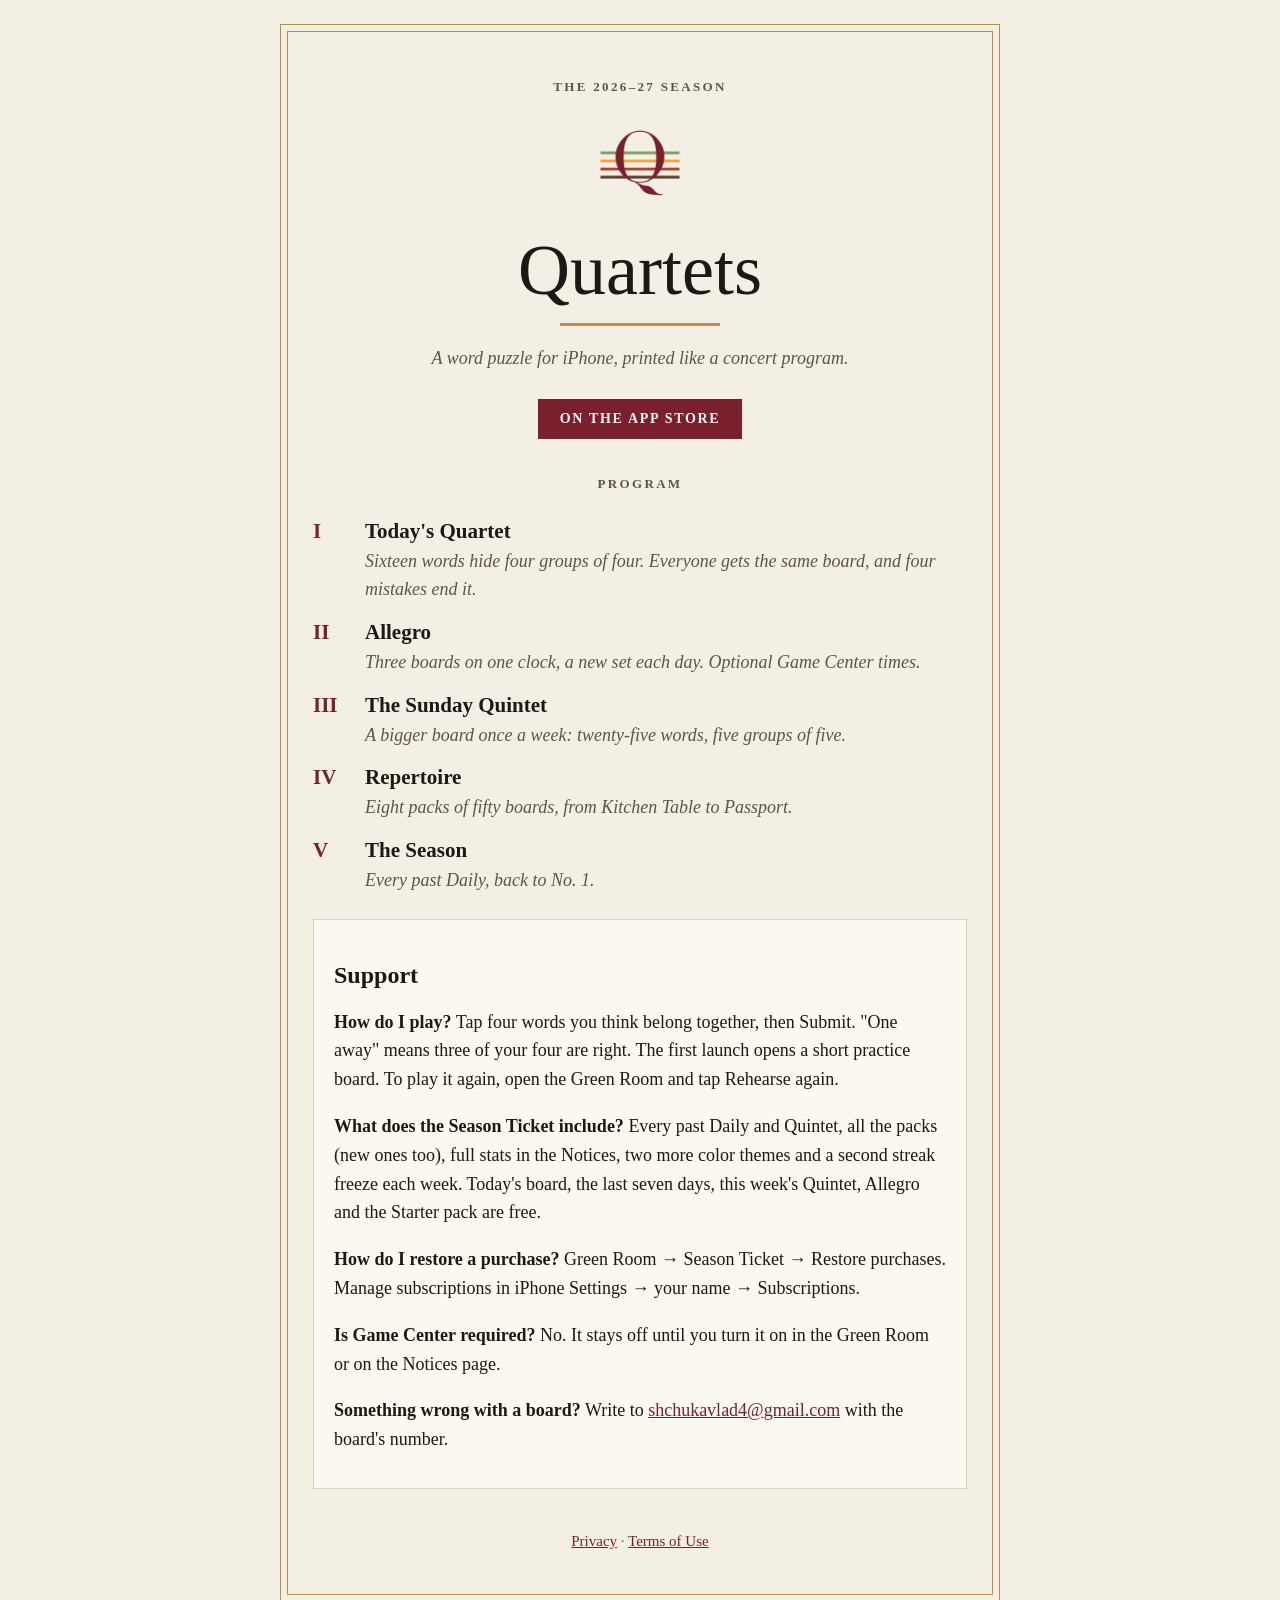
<file: index.html>
<!doctype html>
<html lang="en"><head><meta charset="utf-8"><meta name="viewport" content="width=device-width,initial-scale=1">
<title>Quartets</title>
<meta name="description" content="Quartets is a daily word puzzle for iPhone: sixteen words, four hidden groups. Plus a Sunday Quintet, the Allegro speed round and eight packs.">
<link rel="stylesheet" href="style.css"></head>
<body><main class="page">
<p class="label center">The 2026–27 season</p>
<img class="icon" src="icon.png" alt="Quartets app icon: a Q over four colored staff lines">
<h1>Quartets</h1>
<hr class="rule">
<p class="center note">A word puzzle for iPhone, printed like a concert program.</p>
<p class="center"><a class="store" href="https://apps.apple.com/app/id6816981192">On the App Store</a></p>

<p class="label center" style="margin-top:36px">Program</p>
<ol class="programme">
  <li><span class="num">I</span><div><strong>Today's Quartet</strong><span>Sixteen words hide four groups of four. Everyone gets the same board, and four mistakes end it.</span></div></li>
  <li><span class="num">II</span><div><strong>Allegro</strong><span>Three boards on one clock, a new set each day. Optional Game Center times.</span></div></li>
  <li><span class="num">III</span><div><strong>The Sunday Quintet</strong><span>A bigger board once a week: twenty-five words, five groups of five.</span></div></li>
  <li><span class="num">IV</span><div><strong>Repertoire</strong><span>Eight packs of fifty boards, from Kitchen Table to Passport.</span></div></li>
  <li><span class="num">V</span><div><strong>The Season</strong><span>Every past Daily, back to No. 1.</span></div></li>
</ol>

<div class="insert">
<h2>Support</h2>
<p><strong>How do I play?</strong> Tap four words you think belong together, then Submit. "One away" means three of your four are right. The first launch opens a short practice board. To play it again, open the Green Room and tap Rehearse again.</p>
<p><strong>What does the Season Ticket include?</strong> Every past Daily and Quintet, all the packs (new ones too), full stats in the Notices, two more color themes and a second streak freeze each week. Today's board, the last seven days, this week's Quintet, Allegro and the Starter pack are free.</p>
<p><strong>How do I restore a purchase?</strong> Green Room → Season Ticket → Restore purchases. Manage subscriptions in iPhone Settings → your name → Subscriptions.</p>
<p><strong>Is Game Center required?</strong> No. It stays off until you turn it on in the Green Room or on the Notices page.</p>
<p><strong>Something wrong with a board?</strong> Write to <a href="mailto:shchukavlad4@gmail.com?subject=Quartets">shchukavlad4@gmail.com</a> with the board's number.</p>
</div>

<footer><a href="privacy.html">Privacy</a> · <a href="terms.html">Terms of Use</a></footer>
</main></body></html>
</file>
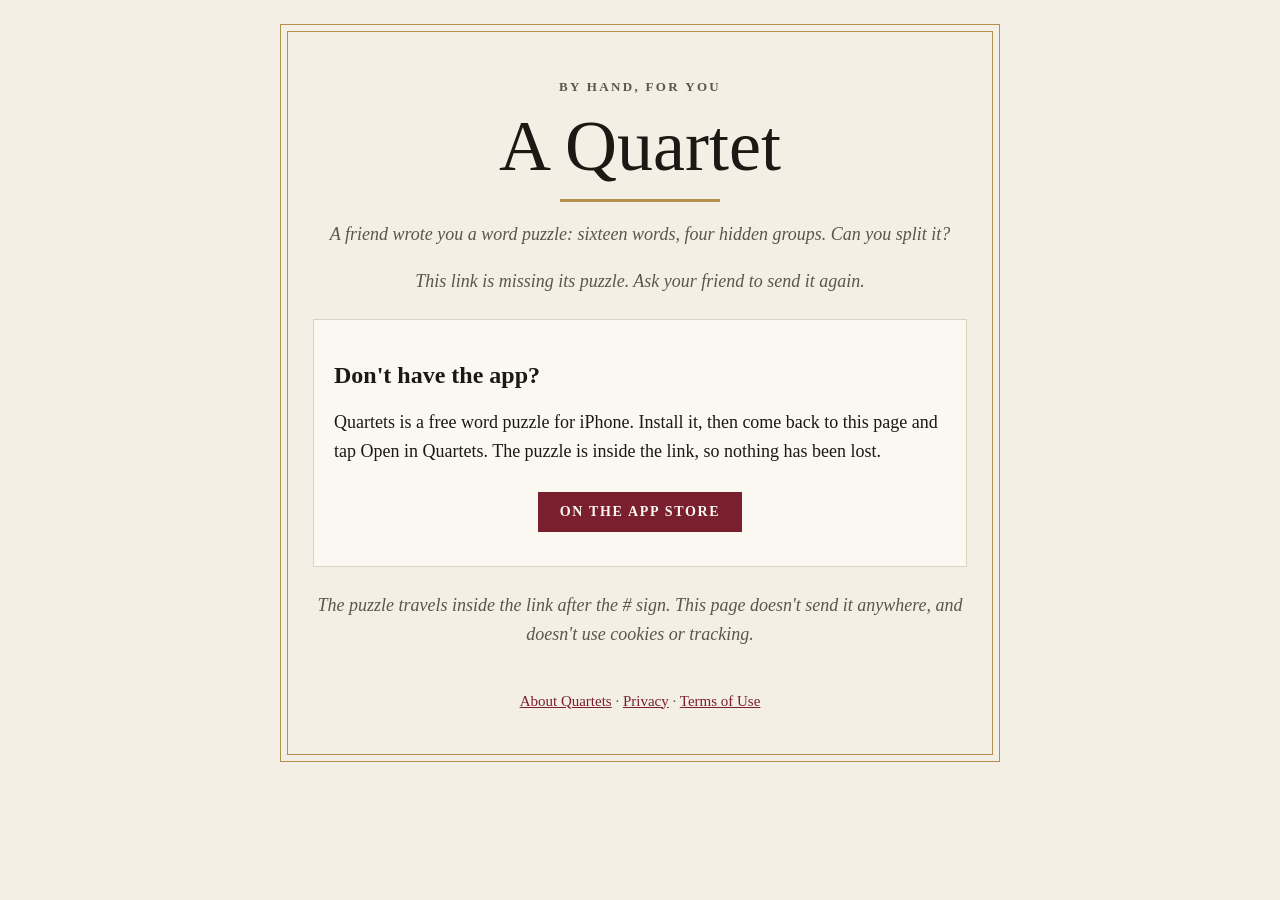
<file: q/index.html>
<!doctype html>
<html lang="en"><head><meta charset="utf-8"><meta name="viewport" content="width=device-width,initial-scale=1">
<title>A Quartet from a friend</title>
<meta name="description" content="A friend wrote you a Quartet: sixteen words, four hidden groups. Open it in the Quartets app for iPhone.">
<meta name="robots" content="noindex">
<link rel="stylesheet" href="../style.css"></head>
<body><main class="page">
<p class="label center">By hand, for you</p>
<h1>A Quartet</h1>
<hr class="rule">
<p class="center note" id="lead">A friend wrote you a word puzzle: sixteen words, four hidden groups. Can you split it?</p>

<p class="center" id="open" hidden><a class="store" id="openLink" href="quartets://q/">Open in Quartets</a></p>
<p class="center note" id="missing" hidden>This link is missing its puzzle. Ask your friend to send it again.</p>

<div class="insert">
<h2>Don't have the app?</h2>
<p>Quartets is a free word puzzle for iPhone. Install it, then come back to this page and tap Open in Quartets. The puzzle is inside the link, so nothing has been lost.</p>
<p class="center"><a class="store" href="https://apps.apple.com/app/id6816981192">On the App Store</a></p>
</div>

<p class="note center">The puzzle travels inside the link after the # sign. This page doesn't send it anywhere, and doesn't use cookies or tracking.</p>

<footer><a href="../">About Quartets</a> · <a href="../privacy.html">Privacy</a> · <a href="../terms.html">Terms of Use</a></footer>
</main>
<script>
// Reads the code from the fragment and points the button at the app. Only base64url
// characters are accepted, so nothing else can end up in the link.
(function () {
  var code = decodeURIComponent((location.hash || "").slice(1));
  var ok = /^[A-Za-z0-9_-]{8,1800}$/.test(code);
  document.getElementById(ok ? "open" : "missing").hidden = false;
  if (ok) document.getElementById("openLink").href = "quartets://q/" + code;
})();
</script>
</body></html>
</file>
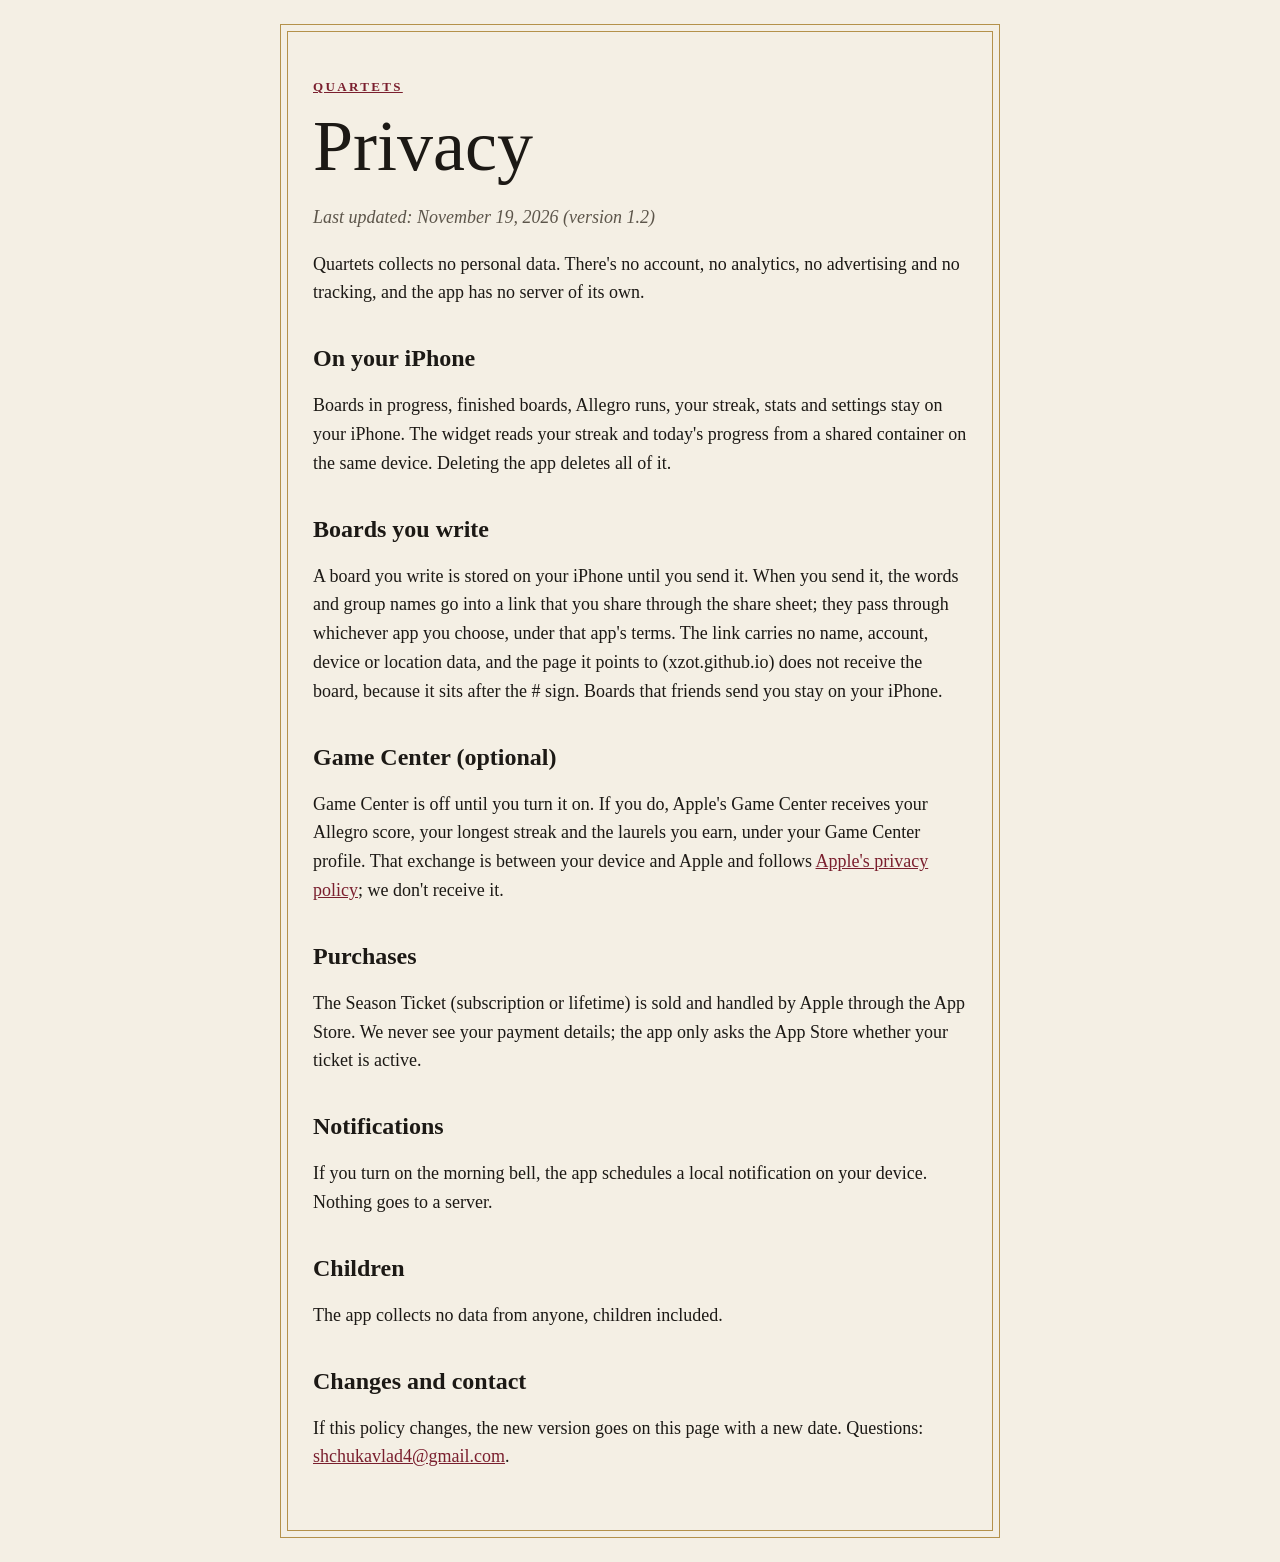
<file: privacy.html>
<!doctype html>
<html lang="en"><head><meta charset="utf-8"><meta name="viewport" content="width=device-width,initial-scale=1">
<title>Quartets · Privacy</title><link rel="stylesheet" href="style.css"></head>
<body><main class="page">
<p class="label"><a href="index.html">Quartets</a></p>
<h1 style="text-align:left">Privacy</h1>
<p class="note">Last updated: November 19, 2026 (version 1.2)</p>
<p>Quartets collects no personal data. There's no account, no analytics, no advertising and no tracking, and the app has no server of its own.</p>
<h2>On your iPhone</h2>
<p>Boards in progress, finished boards, Allegro runs, your streak, stats and settings stay on your iPhone. The widget reads your streak and today's progress from a shared container on the same device. Deleting the app deletes all of it.</p>
<h2>Boards you write</h2>
<p>A board you write is stored on your iPhone until you send it. When you send it, the words and group names go into a link that you share through the share sheet; they pass through whichever app you choose, under that app's terms. The link carries no name, account, device or location data, and the page it points to (xzot.github.io) does not receive the board, because it sits after the # sign. Boards that friends send you stay on your iPhone.</p>
<h2>Game Center (optional)</h2>
<p>Game Center is off until you turn it on. If you do, Apple's Game Center receives your Allegro score, your longest streak and the laurels you earn, under your Game Center profile. That exchange is between your device and Apple and follows <a href="https://www.apple.com/legal/privacy/">Apple's privacy policy</a>; we don't receive it.</p>
<h2>Purchases</h2>
<p>The Season Ticket (subscription or lifetime) is sold and handled by Apple through the App Store. We never see your payment details; the app only asks the App Store whether your ticket is active.</p>
<h2>Notifications</h2>
<p>If you turn on the morning bell, the app schedules a local notification on your device. Nothing goes to a server.</p>
<h2>Children</h2>
<p>The app collects no data from anyone, children included.</p>
<h2>Changes and contact</h2>
<p>If this policy changes, the new version goes on this page with a new date. Questions: <a href="mailto:shchukavlad4@gmail.com">shchukavlad4@gmail.com</a>.</p>
</main></body></html>
</file>
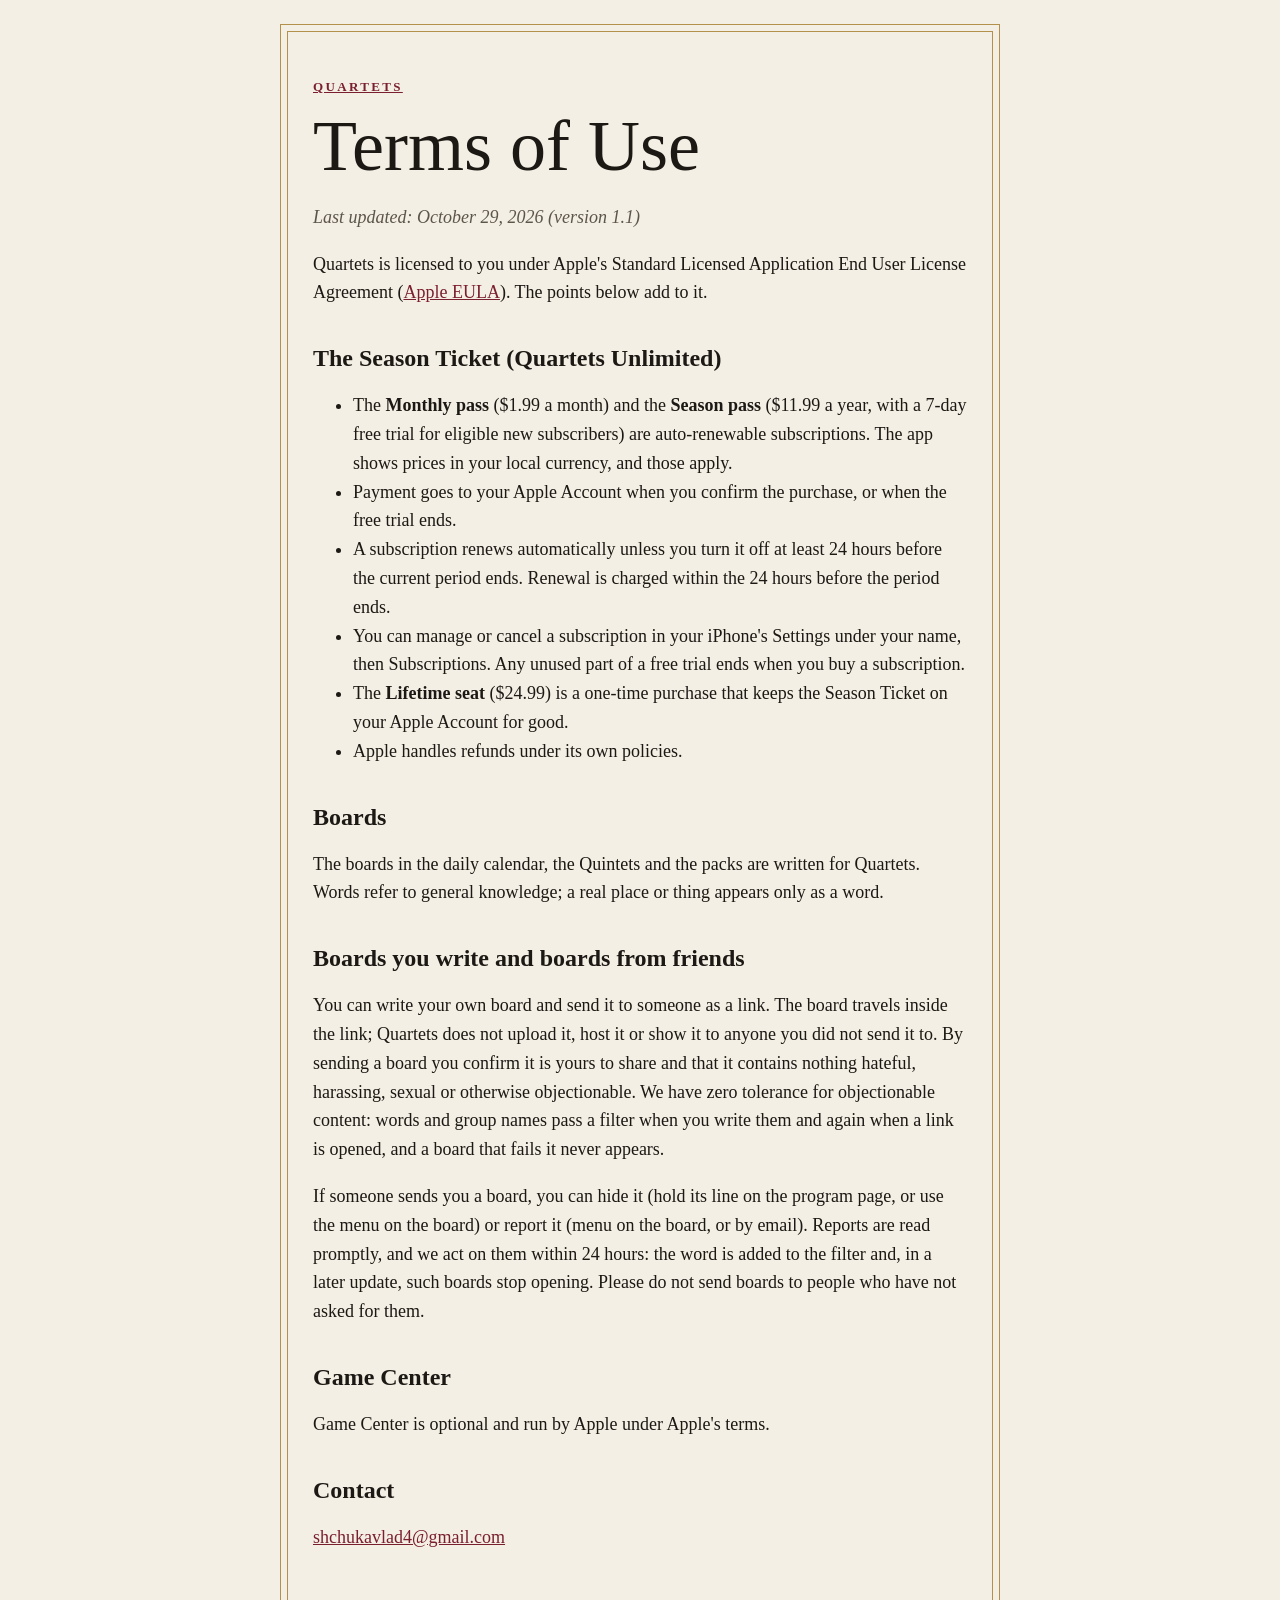
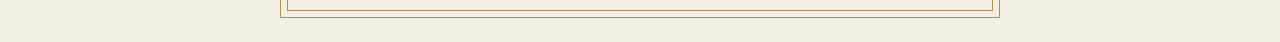
<file: terms.html>
<!doctype html>
<html lang="en"><head><meta charset="utf-8"><meta name="viewport" content="width=device-width,initial-scale=1">
<title>Quartets · Terms of Use</title><link rel="stylesheet" href="style.css"><link rel="icon" href="icon.png"></head>
<body><main class="page">
<p class="label"><a href="index.html">Quartets</a></p>
<h1 style="text-align:left">Terms of Use</h1>
<p class="note">Last updated: October 29, 2026 (version 1.1)</p>
<p>Quartets is licensed to you under Apple's Standard Licensed Application End User License Agreement (<a href="https://www.apple.com/legal/internet-services/itunes/dev/stdeula/">Apple EULA</a>). The points below add to it.</p>
<h2>The Season Ticket (Quartets Unlimited)</h2>
<ul>
<li>The <strong>Monthly pass</strong> ($1.99 a month) and the <strong>Season pass</strong> ($11.99 a year, with a 7-day free trial for eligible new subscribers) are auto-renewable subscriptions. The app shows prices in your local currency, and those apply.</li>
<li>Payment goes to your Apple Account when you confirm the purchase, or when the free trial ends.</li>
<li>A subscription renews automatically unless you turn it off at least 24 hours before the current period ends. Renewal is charged within the 24 hours before the period ends.</li>
<li>You can manage or cancel a subscription in your iPhone's Settings under your name, then Subscriptions. Any unused part of a free trial ends when you buy a subscription.</li>
<li>The <strong>Lifetime seat</strong> ($24.99) is a one-time purchase that keeps the Season Ticket on your Apple Account for good.</li>
<li>Apple handles refunds under its own policies.</li>
</ul>
<h2>Boards</h2>
<p>The boards in the daily calendar, the Quintets and the packs are written for Quartets. Words refer to general knowledge; a real place or thing appears only as a word.</p>
<h2>Boards you write and boards from friends</h2>
<p>You can write your own board and send it to someone as a link. The board travels inside the link; Quartets does not upload it, host it or show it to anyone you did not send it to. By sending a board you confirm it is yours to share and that it contains nothing hateful, harassing, sexual or otherwise objectionable. We have zero tolerance for objectionable content: words and group names pass a filter when you write them and again when a link is opened, and a board that fails it never appears.</p>
<p>If someone sends you a board, you can hide it (hold its line on the program page, or use the menu on the board) or report it (menu on the board, or by email). Reports are read promptly, and we act on them within 24 hours: the word is added to the filter and, in a later update, such boards stop opening. Please do not send boards to people who have not asked for them.</p>
<h2>Game Center</h2>
<p>Game Center is optional and run by Apple under Apple's terms.</p>
<h2>Contact</h2>
<p><a href="mailto:shchukavlad4@gmail.com">shchukavlad4@gmail.com</a></p>
</main></body></html>
</file>
<file: style.css>
/* Quartets: the site is printed like the app's concert programme. System fonts only (no web
   font requests, so a visit sends nothing to a third party). */
:root {
  --paper: #f4efe4; --insert: #fbf8f1; --print: #1c1915; --faded: #5c554a;
  --house: #7a1f2e; --gilt: #b4914a; --hairline: #dcd2c0;
  --display: Didot, "Bodoni 72", "Bodoni MT", "Libre Bodoni", Georgia, serif;
  --text: "New York", "Iowan Old Style", Georgia, serif;
}
@media (prefers-color-scheme: dark) {
  :root { --paper: #15120f; --insert: #201c18; --print: #efe8da; --faded: #b0a696; --house: #e79ca7; --gilt: #c9a55e; --hairline: #3a332c; }
}
* { box-sizing: border-box; }
html { background: var(--paper); }
body { margin: 0; color: var(--print); font: 18px/1.6 var(--text); }
.page { max-width: 720px; margin: 24px auto; padding: 40px 32px 48px; border: 1.5px solid var(--gilt); outline: 0.5px solid var(--gilt); outline-offset: -8px; }
@media (max-width: 760px) { .page { margin: 16px; padding: 28px 20px 36px; } }
.label { font: 600 13px/1.4 var(--display); letter-spacing: .18em; text-transform: uppercase; color: var(--faded); }
h1 { font: 400 clamp(44px, 9vw, 72px)/1.05 var(--display); margin: 8px 0 0; text-align: center; }
h2 { font: 700 24px/1.25 var(--display); margin: 36px 0 8px; }
.rule { width: 160px; margin: 14px auto; border: 0; border-top: 2px solid var(--gilt); border-bottom: 0.5px solid var(--gilt); height: 3px; }
.center { text-align: center; }
.note { font-style: italic; color: var(--faded); }
a { color: var(--house); }
.programme { list-style: none; padding: 0; margin: 24px 0; }
.programme li { display: grid; grid-template-columns: 44px 1fr; gap: 0 8px; margin: 14px 0; }
.programme .num { font: 700 21px/1.4 var(--display); color: var(--house); }
.programme strong { font: 700 21px/1.4 var(--display); }
.programme span { display: block; font-style: italic; color: var(--faded); }
.icon { display: block; width: 112px; height: 112px; margin: 0 auto 12px; border-radius: 24px; }
.store { display: inline-block; margin-top: 8px; padding: 12px 22px; background: var(--house); color: var(--insert); text-decoration: none; letter-spacing: .12em; text-transform: uppercase; font: 600 14px var(--display); }
.insert { background: var(--insert); border: 1px solid var(--hairline); padding: 4px 20px 16px; margin: 24px 0; }
footer { margin-top: 40px; font-size: 15px; color: var(--faded); text-align: center; }
</file>
